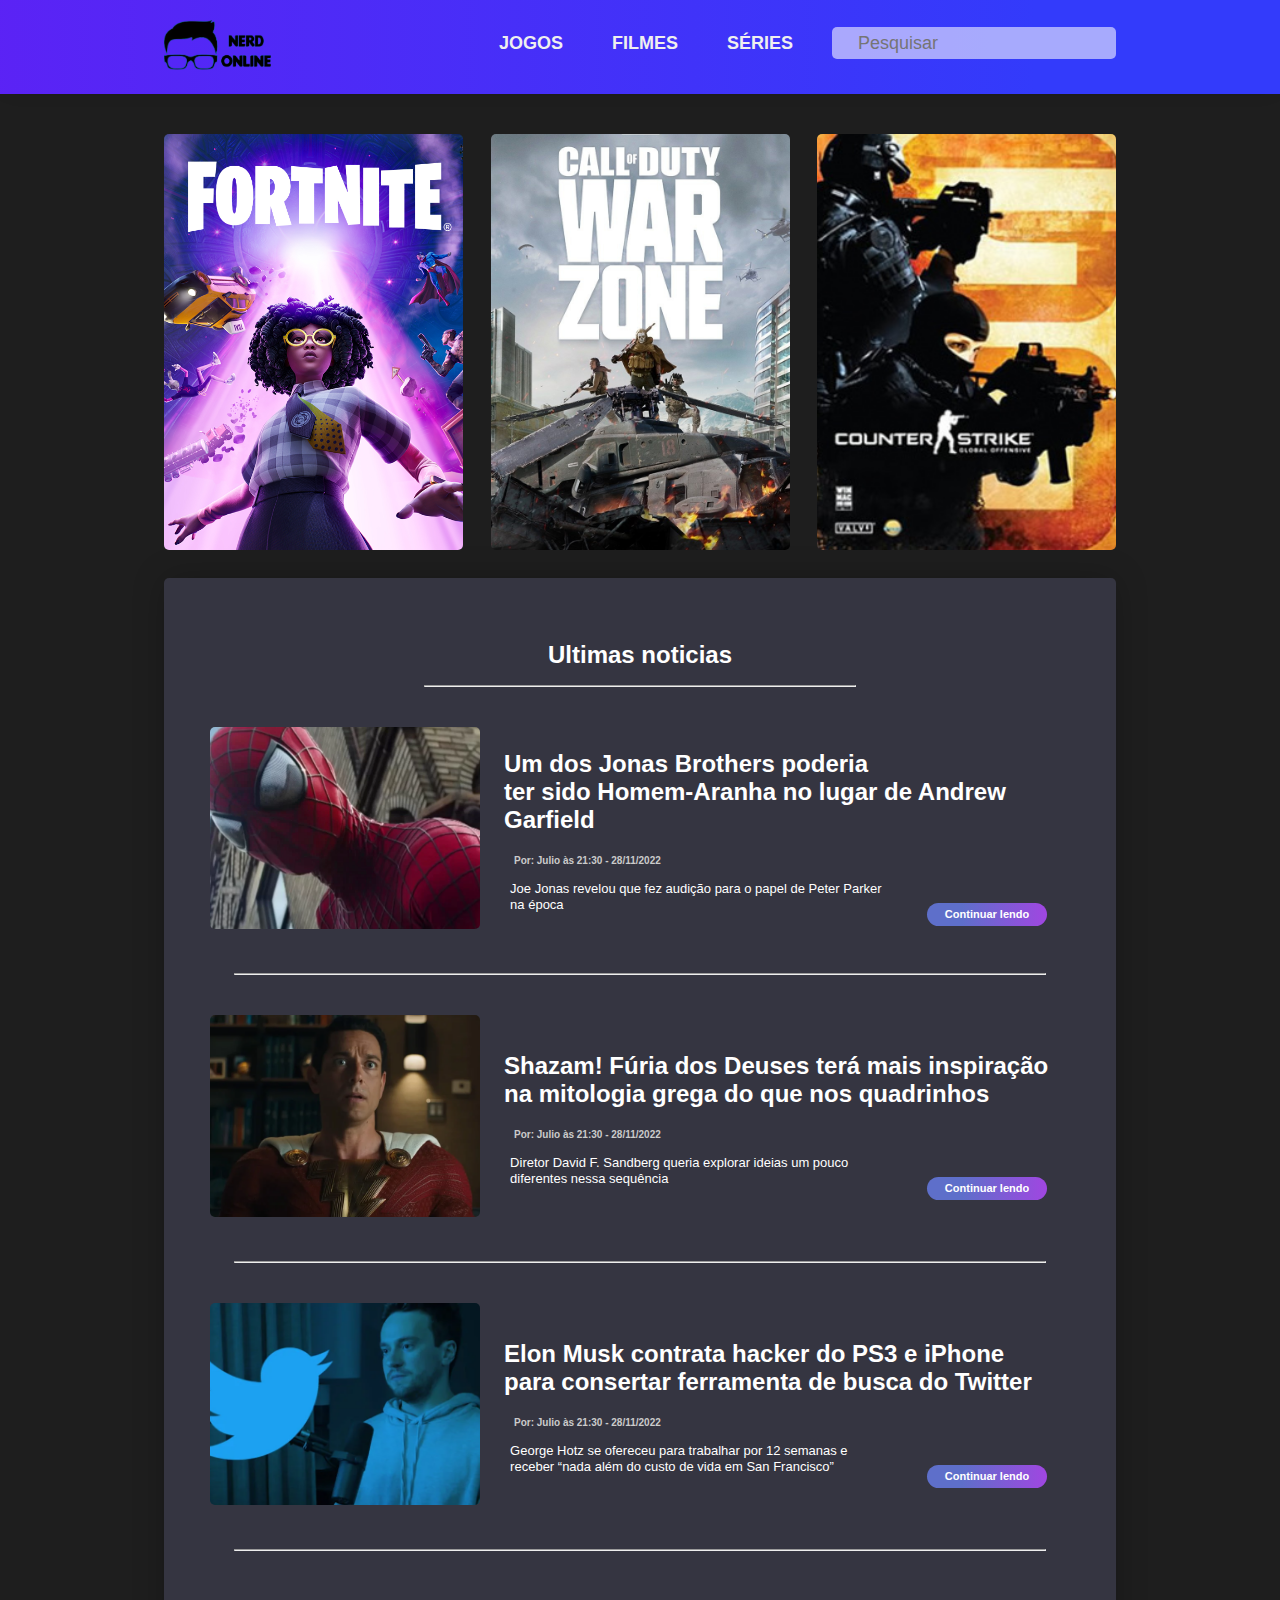
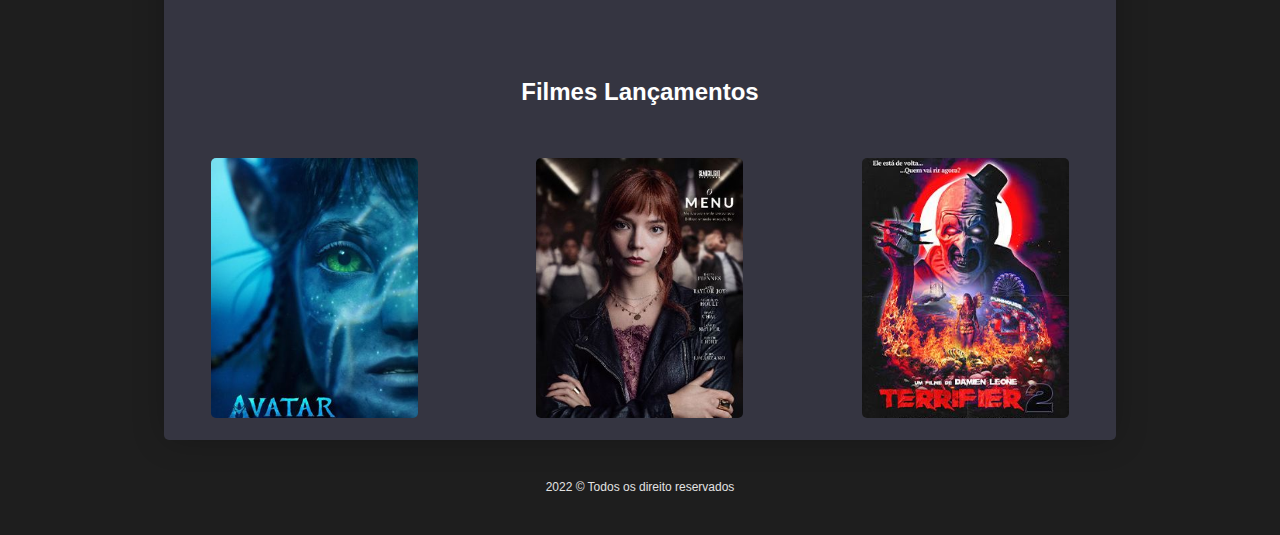
<file: index.html>
<!DOCTYPE html>
<html lang="pt-BR">
  <head>
    <meta charset="UTF-8">
    <meta http-equiv="X-UA-Compatible" content="IE=edge">
    <meta name="viewport" content="width=device-width, initial-scale=1.0">
    <title>Nerd Online</title>
    <link rel="stylesheet" href="assets/css/style.css">
    <link rel="shortcut icon" href="/assets/img/favicon.png" type="image/x-icon">
  </head>
  <body>

    <div class="nav-body">
      <div class="container justify-content-between mx-auto nav">
        <input type="checkbox" id="nav-check">
        <div class="nav-header">
          <a href="/">
            <img class="logo-nav" src="../assets/img/logo.png" alt="Logo" />
          </a>
        </div>
        <div class="nav-btn mt-1">
          <label for="nav-check">
            <span></span>
            <span></span>
            <span></span>
          </label>
        </div>
        
        <div class="nav-links">
          <a class="nav-link me-3" href="/Pages/games.html">Jogos</a>
          <a class="nav-link me-3" href="/Pages/movies.html">Filmes</a>
          <a class="nav-link me-3" href="/Pages/series.html">Séries</a>
          <input type="text" class="search" placeholder="Pesquisar">
        </div>
      </div>
    </div>

    <div class="container mx-auto mt-3">
      <div class="row W-100 justify-content-between">
        <div class="col-4">
          <img class="img-main" src="assets/img/fort.png" alt="fortnite">
        </div>
        <div class="col-4">
          <img class="img-main" src="assets/img/call.jpg" alt="warzone">
        </div>
        <div class="col-4">
          <img class="img-main" src="assets/img/cs.jpg" alt="cs">
        </div>
      </div>
    </div>

    <div class="container mx-auto bg-dark">
      <section class="p-container">
        <h1 class="news-title">
          Ultimas noticias
        </h1>
        <hr  class="w-50 mx-auto mb-3">
        <div class="row"> 
          <div class="col-4 row-mobile">
            <img class="img-not" src="/assets/img/NOTI1.png" alt="noticiaimg1">
          </div>
          <div class="col-8 my-auto">
            <div class="ps-2 my-auto">
              <h1 class="new-title">Um dos Jonas Brothers poderia</BR> ter sido Homem-Aranha no lugar de Andrew Garfield</h1> 
              
              <span class="new-info">
                Por: Julio às 21:30 - 28/11/2022  
              </span>
              <div class="row justify-content-around my-auto">
  
                <p class="new-description">
                  Joe Jonas revelou que fez audição para o papel de Peter Parker na época
                </p>
                <a class="btn-main" href="#">Continuar lendo</a>
              </div>
            </div>
          </div>
        </div>
        <hr class="my-3 mx-3">
        <div class="row"> 
          <div class="col-4 row-mobile">
            <img class="img-not" src="/assets/img/noti2.png" alt="noticiaimg2">
          </div>
          <div class="col-8 my-auto">
            <div class="ps-2 my-auto">
              <h1 class="new-title">Shazam! Fúria dos Deuses terá mais inspiração na mitologia grega do que nos quadrinhos</h1> 
              
              <span class="new-info">
                Por: Julio às 21:30 - 28/11/2022    
              </span>
              <div class="row justify-content-around my-auto">
  
                <p class="new-description">
                  Diretor David F. Sandberg queria explorar ideias um pouco diferentes nessa sequência
                </p>
                <a class="btn-main" href="#">Continuar lendo</a>
              </div>
            </div>
          </div>
        </div>
        <hr class="my-3 mx-3">
        <div class="row"> 
          <div class="col-4 row-mobile">
            <img class="img-not" src="/assets/img/noti3.png" alt="noticiaimg3">
          </div>
          <div class="col-8 my-auto">
            <div class="ps-2 my-auto">
              <h1 class="new-title">Elon Musk contrata hacker do PS3 e iPhone para consertar ferramenta de busca do Twitter</h1> 
              
              <span class="new-info">
                Por: Julio às 21:30 - 28/11/2022    
              </span>
              <div class="row justify-content-around my-auto">
  
                <p class="new-description">
                  George Hotz se ofereceu para trabalhar por 12 semanas e receber “nada além do custo de vida em San Francisco”
                </p>
                <a class="btn-main" href="#">Continuar lendo</a>
              </div>
            </div>
          </div>
        </div>
        <hr class="my-3 mx-3">
      </section>

      <section class="mt-3">
        <h1 class="news-title">
          Filmes Lançamentos
        </h1>
        <br> <br>
        <div class="row justify-content-around">
          <div class="cow-4 img-link">
            <a href="#">
              <img class="img-footer" src="/assets/img/avatar.jpg" alt="avatar">
              <span class="img-link-text ">
                Ver mais
              </span>
            </a>
          </div>
          <div class="cow-4 mx-3 img-link">
            <a href="#">
              <img class="img-footer" src="/assets/img/menu.jpg" alt="menu">
              <span class="img-link-text ">
                Ver mais
              </span>
            </a>
          </div>
          <div class="cow-4 img-link">
            <a href="#">
              <img class="img-footer" src="/assets/img/terrifier.jpg" alt="terrifier">
              <span class="img-link-text ">
                Ver mais
              </span>
            </a>
          </div>

        </div>
        <br>
      </section>

    </div>

   <div class="footer my-3">
    2022 &copy; Todos os direito reservados
   </div> 
  </body>
</html>
</file>
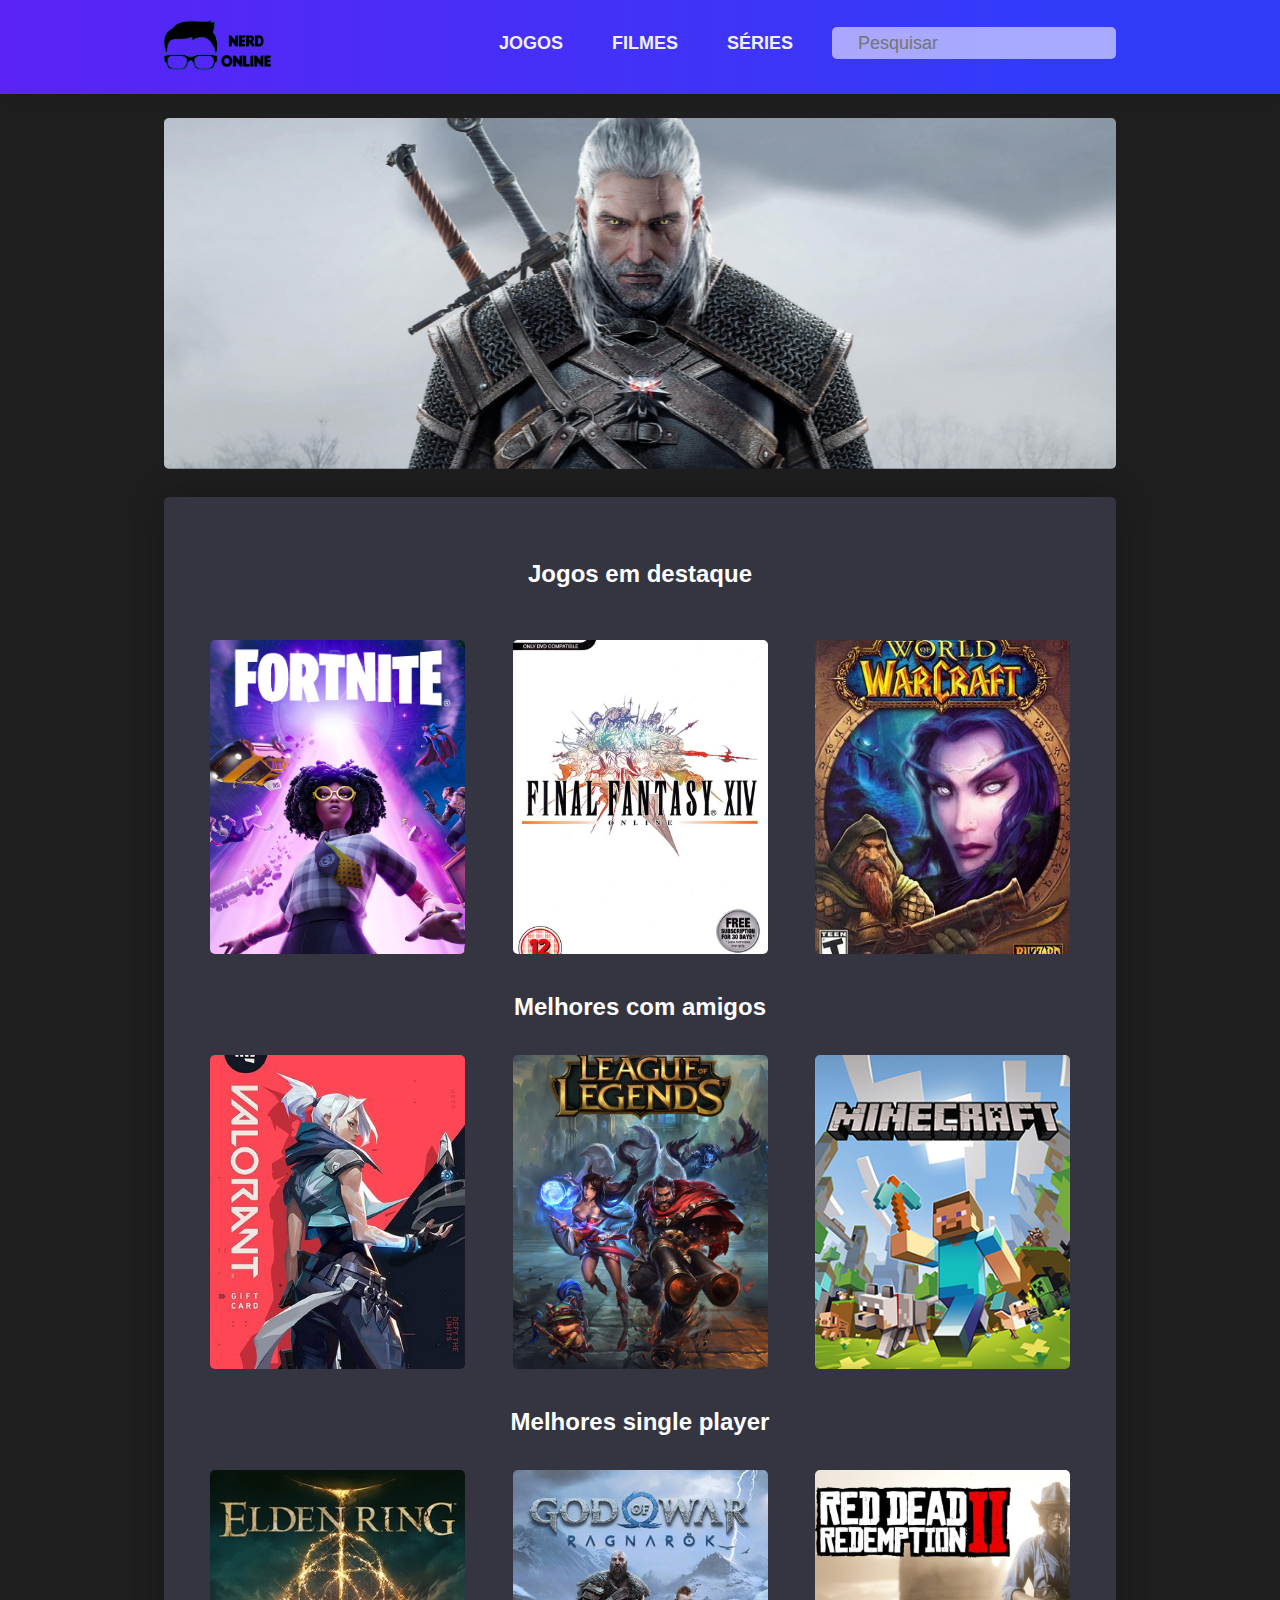
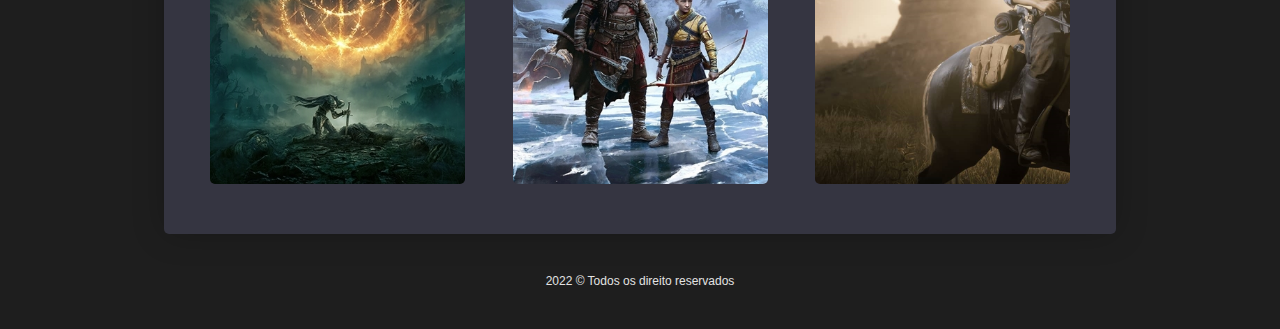
<file: Pages/games.html>
<!DOCTYPE html>
<html lang="pt-BR">

<head>
    <meta charset="UTF-8">
    <meta http-equiv="X-UA-Compatible" content="IE=edge">
    <meta name="viewport" content="width=device-width, initial-scale=1.0">
    <title>Games</title>
    <link rel="stylesheet" href="../assets/css/style.css">
    <link rel="shortcut icon" href="../assets/img/favicon.png" type="image/x-icon">
</head>

<body>
    <div class="nav-body">
      <div class="container justify-content-between mx-auto nav">
        <input type="checkbox" id="nav-check">
        <div class="nav-header">
          <a href="/">
            <img class="logo-nav" src="../assets/img/logo.png" alt="Logo" />
          </a>
        </div>
        <div class="nav-btn mt-1">
          <label for="nav-check">
            <span></span>
            <span></span>
            <span></span>
          </label>
        </div>
        
        <div class="nav-links">
          <a class="nav-link me-3" href="/Pages/games.html">Jogos</a>
          <a class="nav-link me-3" href="/Pages/movies.html">Filmes</a>
          <a class="nav-link me-3" href="/Pages/series.html">Séries</a>
          <input type="text" class="search" placeholder="Pesquisar">
        </div>
      </div>
    </div>
    <div class="container mx-auto justify-content-around mt-2">
        <img class="w-100" src="../assets/img/bannergames.png" alt="bannergames">
        <div class="container mx-auto bg-dark">
            <section class="p-container">

                <h1 class="news-title">
                    Jogos em destaque
                </h1>
                <br> <br>
                <div class="row mx-auto justify-content-between justify-content-center">
                    <div class="col-4 img-hover">
                        <a href="#">
                            <img class="img-game" src="../assets/img/fort.png" alt="imagemdojogo">
                            <span class="img-hover-text ">
                                Ver mais
                            </span>
                        </a>
                    </div>
                    <div class="col-4 img-hover my-2-mb">
                        <a href="#">
                            <img class="img-game" src="../assets/img/finalfantasia.jpg" alt="imagemdojogo">
                            <span class="img-hover-text ">
                                Ver mais
                            </span>
                        </a>
                    </div>
                    <div class="col-4 img-hover">
                        <a href="#">
                            <img class="img-game" src="../assets/img/world.jpg" alt="imagemdojogo">
                            <span class="img-hover-text ">
                                Ver mais
                            </span>
                        </a>
                    </div>
                </div>
                <br>
                <h1 class="news-title">
                    Melhores com amigos
                </h1>
                <br>
                <div class="row mx-auto justify-content-between justify-content-center">
                    <div class="col-4  img-hover">
                        <a href="#">
                            <img class="img-game" src="../assets/img/valorant.jpeg" alt="imagemdojogo">
                            <span class="img-hover-text ">
                                Ver mais
                            </span>
                        </a>
                    </div>
                    <div class="col-4 img-hover my-2-mb">
                        <a href="#">
                            <img class="img-game" src="../assets/img/league.jpg" alt="imagemdojogo">
                            <span class="img-hover-text ">
                                Ver mais
                            </span>
                        </a>
                    </div>
                    <div class="col-4 img-hover">
                        <a href="#">
                            <img class="img-game" src="../assets/img/minecraft.png" alt="imagemdojogo">
                            <span class="img-hover-text ">
                                Ver mais
                            </span>
                        </a>
                    </div>
                </div>
                <br>
                <h1 class="news-title">
                    Melhores single player
                </h1>
                <br>
                <div class="row justify-content-between justify-content-center">
                    <div class="col-4 img-hover">
                        <a href="#">
                            <img class="img-game" src="../assets/img/elder.jpg" alt="imagemdojogo">
                            <span class="img-hover-text ">
                                Ver mais
                            </span>
                        </a>
                    </div>
                    <div class="col-4 img-hover my-2-mb">
                        <a href="#">
                            <img class="img-game" src="../assets/img/godofwar.jpg" alt="imagemdojogo">
                            <span class="img-hover-text ">
                                Ver mais
                            </span>
                        </a>
                    </div>
                    <div class="col-4 img-hover">
                        <a href="#">
                            <img class="img-game" src="../assets/img/red.jpeg" alt="imagemdojogo">
                            <span class="img-hover-text ">
                                Ver mais
                            </span>
                        </a>
                    </div>
                </div>
            </section>
        </div>
        <div class="footer my-3">
            2022 &copy; Todos os direito reservados
        </div> 
</body>

</html>
</file>
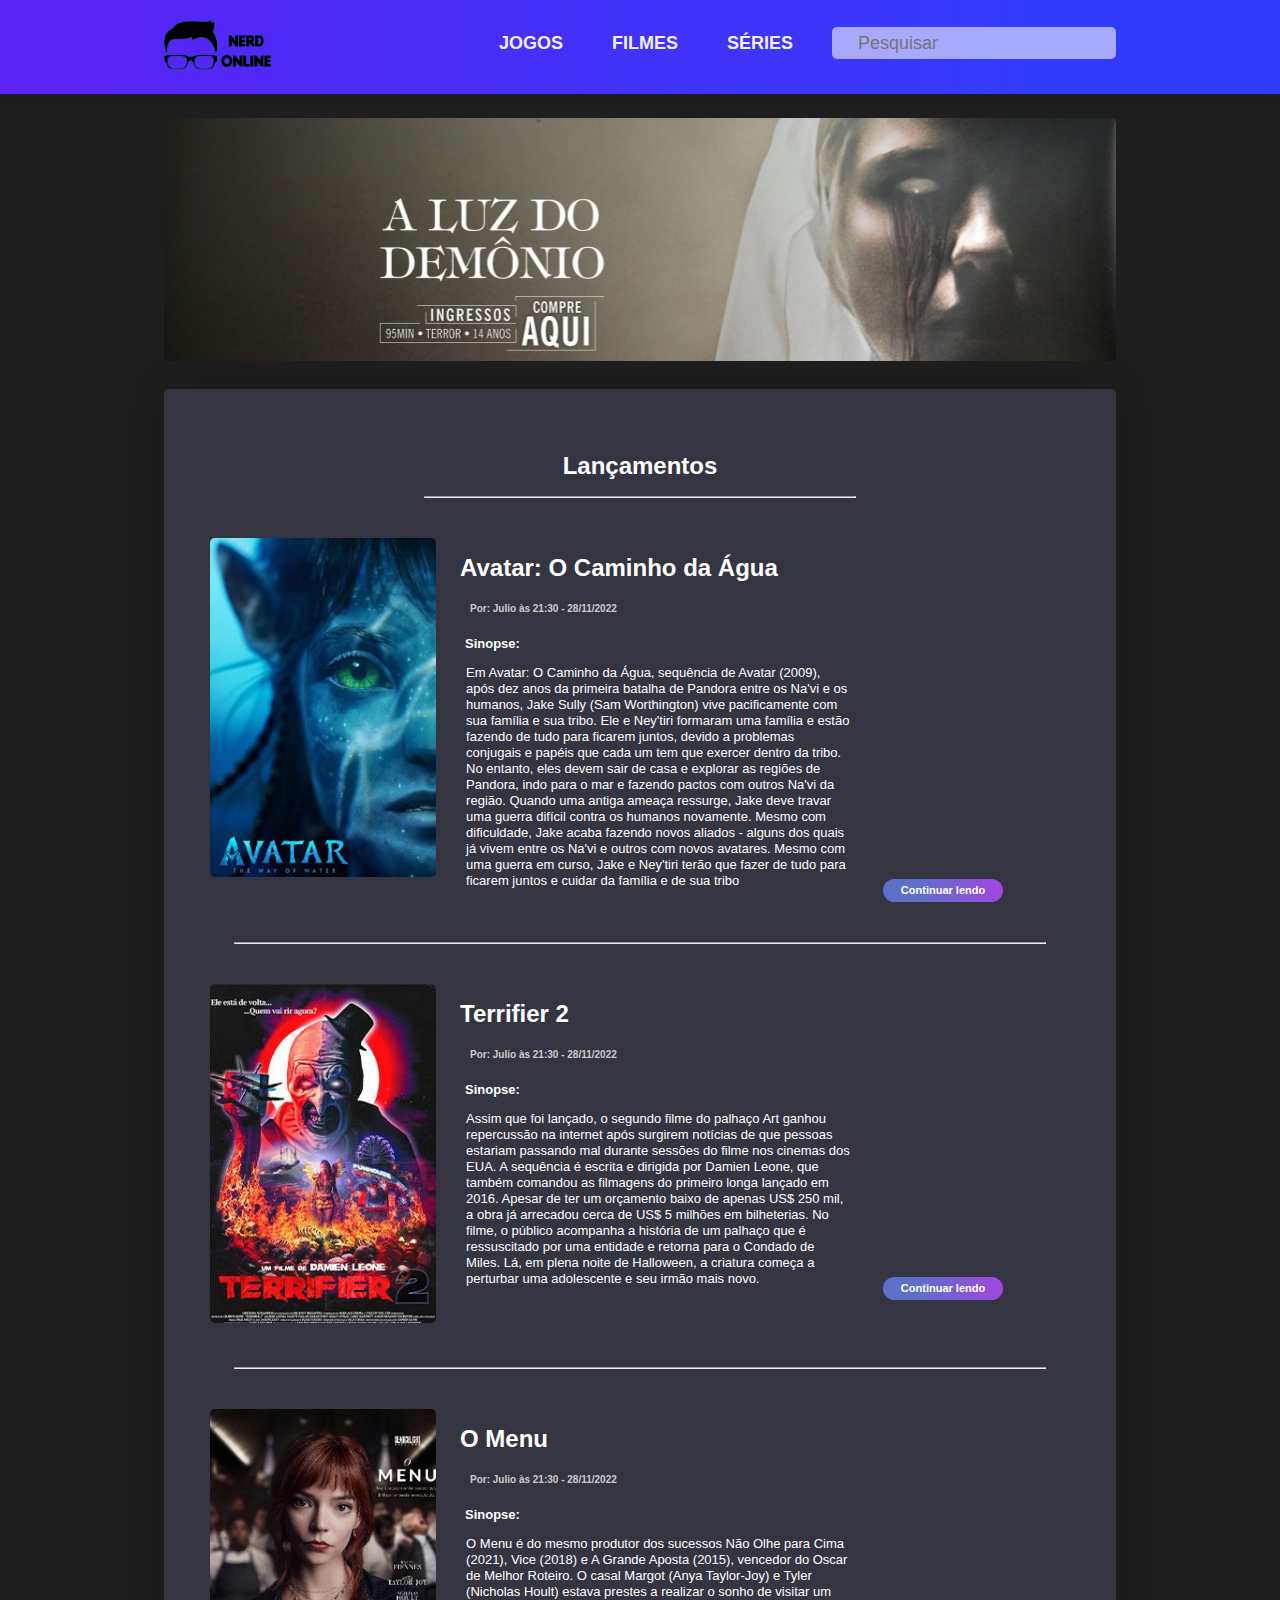
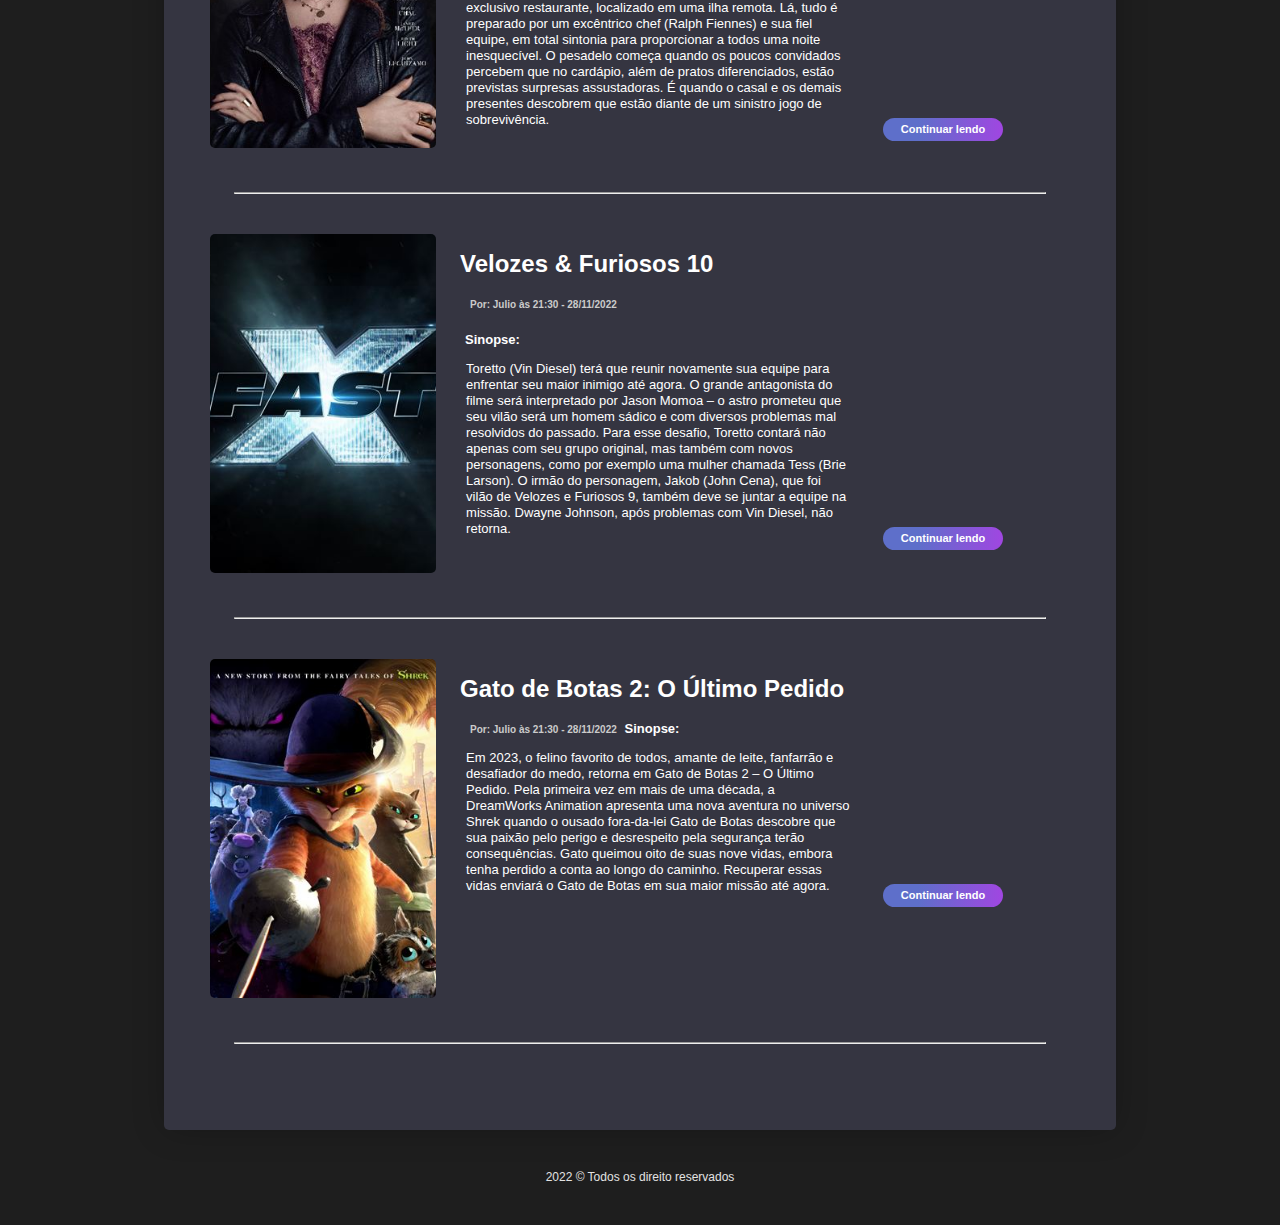
<file: Pages/movies.html>
<!DOCTYPE html>
<html lang="pt-BR">

<head>
    <meta charset="UTF-8">
    <meta http-equiv="X-UA-Compatible" content="IE=edge">
    <meta name="viewport" content="width=device-width, initial-scale=1.0">
    <title>Filmes</title>
    <link rel="stylesheet" href="../assets/css/style.css">
    <link rel="shortcut icon" href="../assets/img/favicon.png" type="image/x-icon">
</head>

<body>
    <div class="nav-body">
      <div class="container justify-content-between mx-auto nav">
        <input type="checkbox" id="nav-check">
        <div class="nav-header">
          <a href="/">
            <img class="logo-nav" src="../assets/img/logo.png" alt="Logo" />
          </a>
        </div>
        <div class="nav-btn mt-1">
          <label for="nav-check">
            <span></span>
            <span></span>
            <span></span>
          </label>
        </div>
        
        <div class="nav-links">
          <a class="nav-link me-3" href="/Pages/games.html">Jogos</a>
          <a class="nav-link me-3" href="/Pages/movies.html">Filmes</a>
          <a class="nav-link me-3" href="/Pages/series.html">Séries</a>
          <input type="text" class="search" placeholder="Pesquisar">
        </div>
      </div>
    </div>
    <div class="container mx-auto justify-content-around mt-2">
        <img class="w-100" src="../assets/img/bannermovies.png" alt="bannermovies">
        <div class="container mx-auto bg-dark">
            <section class="p-container">
                <h1 class="news-title">
                    Lançamentos
                </h1>
                <hr class="w-50 mx-auto mb-3">
                <div class="row movie-mobile">
                    <div class="col-4">
                        <img class="img-movie" src="/assets/img/avatar.jpg" alt="noticiaimg">
                    </div>
                    <div class="col-8">
                        <div class="ps-2">
                            <h1 class="new-title">Avatar: O Caminho da Água</h1>

                            <span class="new-info">
                                Por: Julio às 21:30 - 28/11/2022  
                            </span>
                            <br><br>
                            <span class="movie-sub ">Sinopse:</span>
                            <div class="row justify-content-around my-auto movie-description-block">
                                <p class="new-description">
                                    Em Avatar: O Caminho da Água, sequência de Avatar (2009), após dez anos da primeira batalha de Pandora entre os Na'vi e os humanos, Jake Sully (Sam Worthington) vive pacificamente com sua família e sua tribo. Ele e Ney'tiri formaram uma família e estão fazendo de tudo para ficarem juntos, devido a problemas conjugais e papéis que cada um tem que exercer dentro da tribo. No entanto, eles devem sair de casa e explorar as regiões de Pandora, indo para o mar e fazendo pactos com outros Na'vi da região. Quando uma antiga ameaça ressurge, Jake deve travar uma guerra difícil contra os humanos novamente. Mesmo com dificuldade, Jake acaba fazendo novos aliados - alguns dos quais já vivem entre os Na'vi e outros com novos avatares. Mesmo com uma guerra em curso, Jake e Ney'tiri terão que fazer de tudo para ficarem juntos e cuidar da família e de sua tribo
                                </p>
                                <a class="btn-main" href="#">Continuar lendo</a>
                            </div>
                        </div>
                    </div>
                </div>
                <hr class="my-3 mx-3">
                <div class="row movie-mobile">
                    <div class="col-4">
                        <img class="img-movie" src="/assets/img/terrifier.jpg" alt="noticiaimg">
                    </div>
                    <div class="col-8">
                        <div class="ps-2">
                            <h1 class="new-title">Terrifier 2</h1>

                            <span class="new-info">
                                Por: Julio às 21:30 - 28/11/2022  
                            </span> <br><br>
                            <span class="movie-sub ">Sinopse:</span>
                            <div class="row justify-content-around my-auto movie-description-block">
                                <p class="new-description">
                                    Assim que foi lançado, o segundo filme do palhaço Art ganhou repercussão na internet após surgirem notícias de que pessoas estariam passando mal durante sessões do filme nos cinemas dos EUA. A sequência é escrita e dirigida por Damien Leone, que também comandou as filmagens do primeiro longa lançado em 2016. Apesar de ter um orçamento baixo de apenas US$ 250 mil, a obra já arrecadou cerca de US$ 5 milhões em bilheterias.

                                    No filme, o público acompanha a história de um palhaço que é ressuscitado por uma entidade e retorna para o Condado de Miles. Lá, em plena noite de Halloween, a criatura começa a perturbar uma adolescente e seu irmão mais novo.
                                </p>
                                <a class="btn-main" href="#">Continuar lendo</a>
                            </div>
                        </div>
                    </div>
                </div>
                <hr class="my-3 mx-3">
                <div class="row movie-mobile">
                    <div class="col-4">
                        <img class="img-movie" src="/assets/img/menu.jpg" alt="noticiaimg">
                    </div>
                    <div class="col-8">
                        <div class="ps-2">
                            <h1 class="new-title">O Menu</h1>

                            <span class="new-info">
                                Por: Julio às 21:30 - 28/11/2022  
                            </span> <br><br>
                            <span class="movie-sub ">Sinopse:</span>
                            <div class="row justify-content-around my-auto movie-description-block">

                                <p class="new-description">
                                    O Menu é do mesmo produtor dos sucessos Não Olhe para Cima (2021), Vice (2018) e A Grande Aposta (2015), vencedor do Oscar de Melhor Roteiro. O casal Margot (Anya Taylor-Joy) e Tyler (Nicholas Hoult) estava prestes a realizar o sonho de visitar um exclusivo restaurante, localizado em uma ilha remota. Lá, tudo é preparado por um excêntrico chef (Ralph Fiennes) e sua fiel equipe, em total sintonia para proporcionar a todos uma noite inesquecível. O pesadelo começa quando os poucos convidados percebem que no cardápio, além de pratos diferenciados, estão previstas surpresas assustadoras. É quando o casal e os demais presentes descobrem que estão diante de um sinistro jogo de sobrevivência.
                                </p>
                                <a class="btn-main" href="#">Continuar lendo</a>
                            </div>
                        </div>
                    </div>
                </div>
                <hr class="my-3 mx-3">
                <div class="row movie-mobile">
                    <div class="col-4">
                        <img class="img-movie" src="/assets/img/fast.jpg" alt="noticiaimg">
                    </div>
                    <div class="col-8">
                        <div class="ps-2">
                            <h1 class="new-title">Velozes & Furiosos 10</h1>

                            <span class="new-info">
                                Por: Julio às 21:30 - 28/11/2022  
                            </span> <br><br>
                            <span class="movie-sub ">Sinopse:</span>
                            <div class="row justify-content-around my-auto movie-description-block">
                                <p class="new-description">
                                    Toretto (Vin Diesel) terá que reunir novamente sua equipe para enfrentar seu maior inimigo até agora. O grande antagonista do filme será interpretado por Jason Momoa – o astro prometeu que seu vilão será um homem sádico e com diversos problemas mal resolvidos do passado.

                                    Para esse desafio, Toretto contará não apenas com seu grupo original, mas também com novos personagens, como por exemplo uma mulher chamada Tess (Brie Larson). O irmão do personagem, Jakob (John Cena), que foi vilão de Velozes e Furiosos 9, também deve se juntar a equipe na missão. Dwayne Johnson, após problemas com Vin Diesel, não retorna.
                                </p>
                                <a class="btn-main" href="#">Continuar lendo</a>
                            </div>
                        </div>
                    </div>
                </div>
                <hr class="my-3 mx-3">
                <div class="row movie-mobile">
                    <div class="col-4">
                        <img class="movie-img" src="/assets/img/cat.jpg" alt="noticiaimg">
                    </div>
                    <div class="col-8">
                        <div class="ps-2">
                            <h1 class="new-title">Gato de Botas 2: O Último Pedido</h1>

                            <span class="new-info">
                                Por: Julio às 21:30 - 28/11/2022  
                            </span>
                            <span class="movie-sub ">Sinopse:</span>
                            <div class="row justify-content-around my-auto movie-description-block">
                                <p class="new-description">
                                    Em 2023, o felino favorito de todos, amante de leite, fanfarrão e desafiador do medo, retorna em Gato de Botas 2 – O Último Pedido.

                                    Pela primeira vez em mais de uma década, a DreamWorks Animation apresenta uma nova aventura no universo Shrek quando o ousado fora-da-lei Gato de Botas descobre que sua paixão pelo perigo e desrespeito pela segurança terão consequências. Gato queimou oito de suas nove vidas, embora tenha perdido a conta ao longo do caminho. Recuperar essas vidas enviará o Gato de Botas em sua maior missão até agora.
                                </p>
                                <a class="btn-main" href="#">Continuar lendo</a>
                            </div>
                        </div>
                    </div>
                </div>
                <hr class="my-3 mx-3">
            </section>


        </div>
    </div>
    <div class="footer my-3">
        2022 &copy; Todos os direito reservados
    </div> 

</body>

</html>
</file>
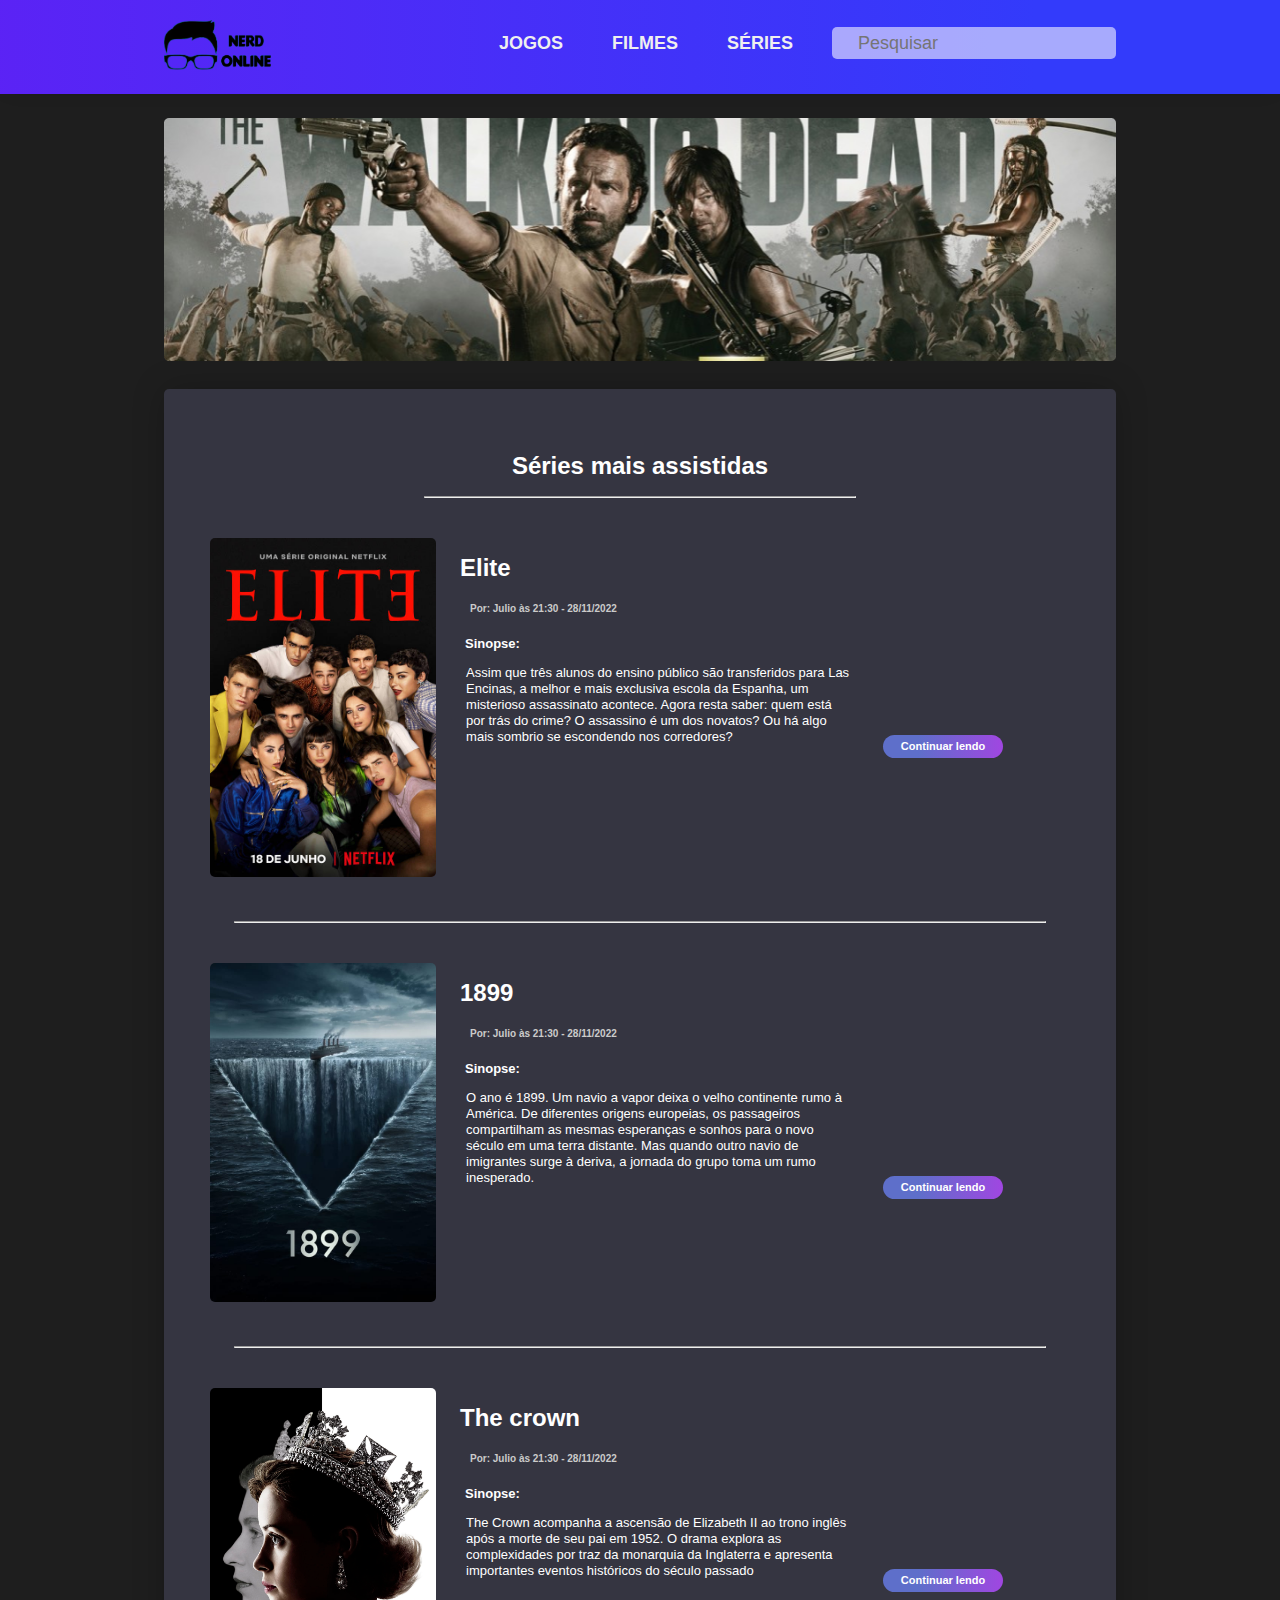
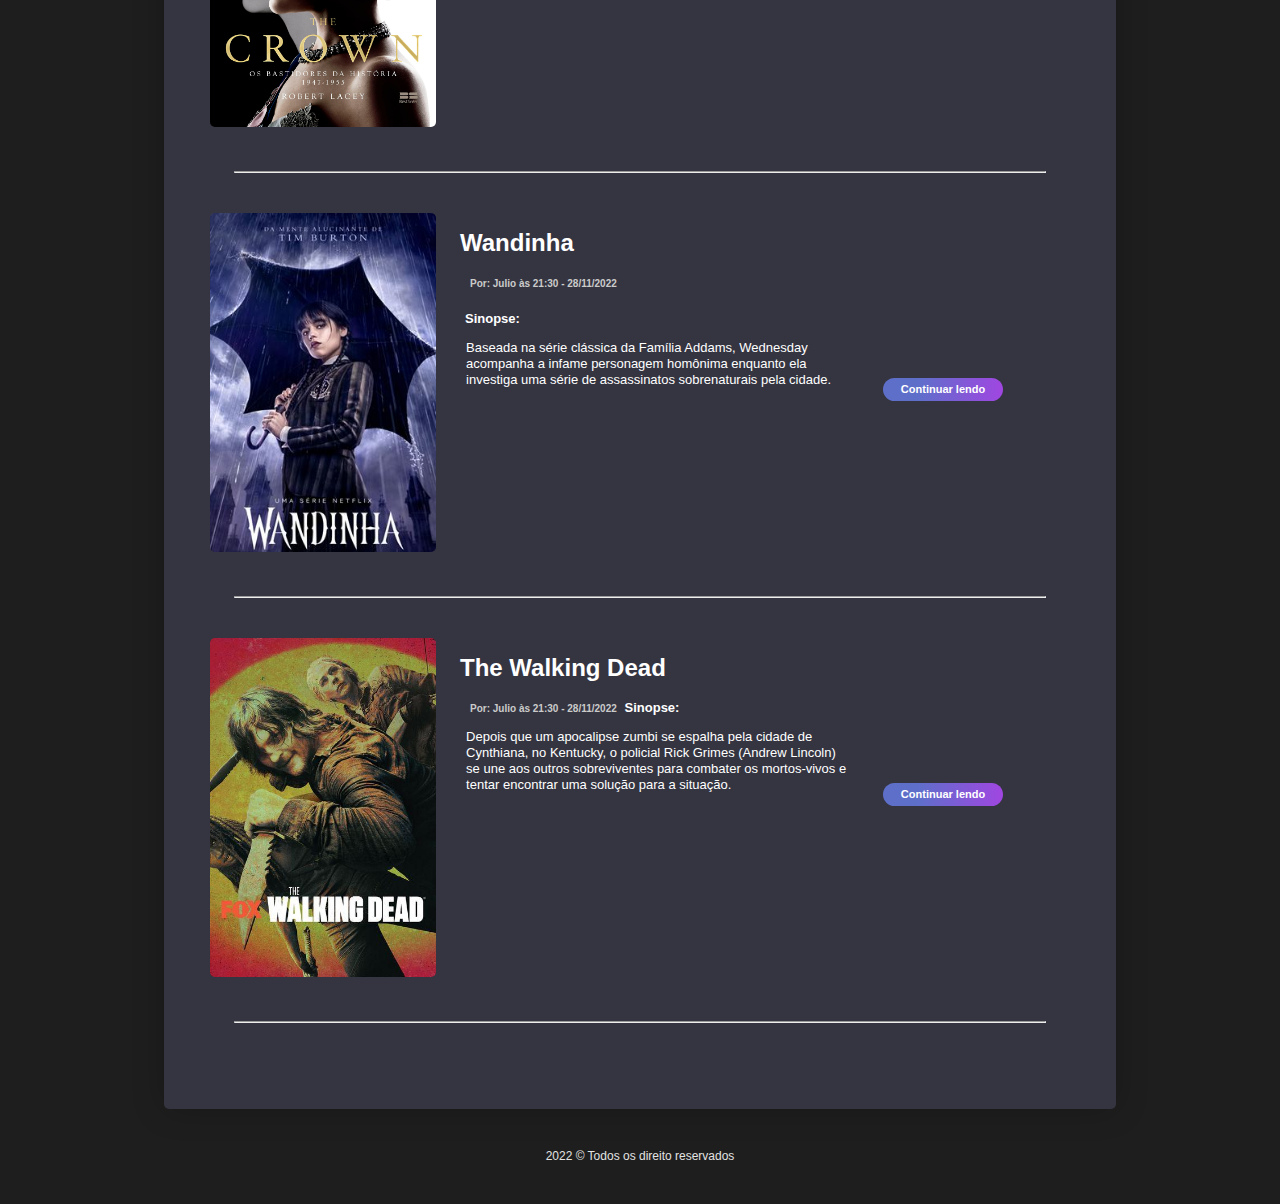
<file: Pages/series.html>
<!DOCTYPE html>
<html lang="pt-BR">

<head>
    <meta charset="UTF-8">
    <meta http-equiv="X-UA-Compatible" content="IE=edge">
    <meta name="viewport" content="width=device-width, initial-scale=1.0">
    <title>Séries</title>
    <link rel="stylesheet" href="../assets/css/style.css">
    <link rel="shortcut icon" href="../assets/img/favicon.png" type="image/x-icon">
</head>

<body>
    <div class="nav-body">
      <div class="container justify-content-between mx-auto nav">
        <input type="checkbox" id="nav-check">
        <div class="nav-header">
          <a href="/">
            <img class="logo-nav" src="../assets/img/logo.png" alt="Logo" />
          </a>
        </div>
        <div class="nav-btn mt-1">
          <label for="nav-check">
            <span></span>
            <span></span>
            <span></span>
          </label>
        </div>
        
        <div class="nav-links">
          <a class="nav-link me-3" href="/Pages/games.html">Jogos</a>
          <a class="nav-link me-3" href="/Pages/movies.html">Filmes</a>
          <a class="nav-link me-3" href="/Pages/series.html">Séries</a>
          <input type="text" class="search" placeholder="Pesquisar">
        </div>
      </div>
    </div>
    <div class="container mx-auto justify-content-around mt-2">
        <img class="w-100" src="../assets/img/bannertwd.png" alt="bannermovies">
        <div class="container mx-auto bg-dark">
            <section class="p-container">
                <h1 class="news-title">
                    Séries mais assistidas
                </h1>
                <hr class="w-50 mx-auto mb-3">
                <div class="row serie-mobile">
                    <div class="col-4">
                        <img class="img-movie" src="/assets/img/elite.jpg" alt="elite">
                    </div>
                    <div class="col-8">
                        <div class="ps-2">
                            <h1 class="new-title">Elite</h1>

                            <span class="new-info">
                                Por: Julio às 21:30 - 28/11/2022  
                            </span>
                            <br><br>
                            <span class="movie-sub ">Sinopse:</span>
                            <div class="row justify-content-around my-auto serie-description-block">
                                <p class="new-description">
                                    Assim que três alunos do ensino público são transferidos para Las Encinas, a melhor e mais exclusiva escola da Espanha, um misterioso assassinato acontece. Agora resta saber: quem está por trás do crime? O assassino é um dos novatos? Ou há algo mais sombrio se escondendo nos corredores?
                                </p>
                                <a class="btn-main" href="#">Continuar lendo</a>
                            </div>
                        </div>
                    </div>
                </div>
                <hr class="my-3 mx-3">
                <div class="row serie-mobile">
                    <div class="col-4">
                        <img class="img-movie" src="/assets/img/1899.jpg" alt="noticiaimg">
                    </div>
                    <div class="col-8">
                        <div class="ps-2">
                            <h1 class="new-title"> 1899</h1>

                            <span class="new-info">
                                Por: Julio às 21:30 - 28/11/2022  
                            </span> <br><br>
                            <span class="movie-sub ">Sinopse:</span>
                            <div class="row justify-content-around my-auto serie-description-block">
                                <p class="new-description">
                                    O ano é 1899. Um navio a vapor deixa o velho continente rumo à América. De diferentes origens europeias, os passageiros compartilham as mesmas esperanças e sonhos para o novo século em uma terra distante. Mas quando outro navio de imigrantes surge à deriva, a jornada do grupo toma um rumo inesperado.
                                </p>
                                <a class="btn-main" href="#">Continuar lendo</a>
                            </div>
                        </div>
                    </div>
                </div>
                <hr class="my-3 mx-3">
                <div class="row serie-mobile">
                    <div class="col-4">
                        <img class="img-movie" src="/assets/img/crown.jpg" alt="noticiaimg">
                    </div>
                    <div class="col-8">
                        <div class="ps-2">
                            <h1 class="new-title">The crown</h1>

                            <span class="new-info">
                                Por: Julio às 21:30 - 28/11/2022  
                            </span> <br><br>
                            <span class="movie-sub ">Sinopse:</span>
                            <div class="row justify-content-around my-auto serie-description-block">

                                <p class="new-description">
                                    The Crown acompanha a ascensão de Elizabeth II ao trono inglês após a morte de seu pai em 1952. O drama explora as complexidades por traz da monarquia da Inglaterra e apresenta importantes eventos históricos do século passado
                                </p>
                                <a class="btn-main" href="#">Continuar lendo</a>
                            </div>
                        </div>
                    </div>
                </div>
                <hr class="my-3 mx-3">
                <div class="row serie-mobile">
                    <div class="col-4">
                        <img class="img-movie" src="/assets/img/wandinha.jpg" alt="noticiaimg">
                    </div>
                    <div class="col-8">
                        <div class="ps-2">
                            <h1 class="new-title">Wandinha</h1>

                            <span class="new-info">
                                Por: Julio às 21:30 - 28/11/2022  
                            </span> <br><br>
                            <span class="movie-sub ">Sinopse:</span>
                            <div class="row justify-content-around my-auto serie-description-block">
                                <p class="new-description">
                                    Baseada na série clássica da Família Addams, Wednesday acompanha a infame personagem homônima enquanto ela investiga uma série de assassinatos sobrenaturais pela cidade.
                                </p>
                                <a class="btn-main" href="#">Continuar lendo</a>
                            </div>
                        </div>
                    </div>
                </div>
                <hr class="my-3 mx-3">
                <div class="row serie-mobile">
                    <div class="col-4">
                        <img class="movie-img" src="/assets/img/wkd.jpg" alt="noticiaimg">
                    </div>
                    <div class="col-8">
                        <div class="ps-2">
                            <h1 class="new-title">The Walking Dead </h1>

                            <span class="new-info">
                                Por: Julio às 21:30 - 28/11/2022  
                            </span>
                            <span class="movie-sub ">Sinopse:</span>
                            <div class="row justify-content-around my-auto serie-description-block">
                                <p class="new-description">
                                    Depois que um apocalipse zumbi se espalha pela cidade de Cynthiana, no Kentucky, o policial Rick Grimes (Andrew Lincoln) se une aos outros sobreviventes para combater os mortos-vivos e tentar encontrar uma solução para a situação.
                                </p>
                                <a class="btn-main" href="#">Continuar lendo</a>
                            </div>
                        </div>
                    </div>
                </div>
                <hr class="my-3 mx-3">
            </section>


        </div>
    </div>

    <div class="footer my-3">
        2022 &copy; Todos os direito reservados
    </div> 
</body>

</html>
</file>
<file: assets/css/style.css>
body {
  margin: 0;
  padding: 0;
  font-family: 'Lato', sans-serif;
  font-family: 'Nunito Sans', sans-serif;
  background: #1E1E1E;
}

.container {
  width: 410px;
}

.mx-auto {
  margin-left: auto!important;
  margin-right: auto!important;
}

.my-auto {
  margin-top: auto!important;
  margin-bottom: auto!important;
}

.logo-nav {
  height: 50px;
}

.nav-body {
  background: linear-gradient(270.02deg, #333BFB 19.17%, rgba(140, 6, 245, 0.97) 193.15%);
  box-shadow: 0px 1px 18px -9px rgba(0, 0, 0, 0.25);
}

.nav {
  list-style: none;
  display: flex;
  width: 100%;
  padding: 20px 0;
  color: #fff;
  font-size: 16px;
  text-transform: uppercase;
  font-weight: 700;
  text-align: center;
  margin-top: 0;
  justify-content: center;
}

.nav > .nav-header {
  display: inline;
}

.nav > .nav-header > .nav-title {
  display: inline-block;
  font-size: 22px;
  color: #fff;
  padding: 10px 10px 10px 10px;
}

.nav > .nav-btn {
  display: none;
}

.nav > .nav-links {
  display: inline;
  float: right;
  font-size: 18px;
}

.nav > .nav-links > a {
  display: inline-block;
  padding: 13px 10px 13px 10px;
  text-decoration: none;
  color: #efefef;
}

.nav > .nav-links > a:hover {
  background-color: rgba(0, 0, 0, 0.3);
}

.nav > #nav-check {
  display: none;
}

@media (max-width:1024px) {
  .nav {
    display: inline-block;
  }
  .nav > .nav-btn {
    display: inline-block;
    position: absolute;
    right: 0px;
    top: 0px;
  }
  .nav > .nav-btn > label {
    display: inline-block;
    width: 50px;
    height: 50px;
    padding: 13px;
  }

  .nav > .nav-btn > label > span {
    display: block;
    width: 25px;
    height: 10px;
    border-top: 2px solid #eee;
  }
  .nav > .nav-links {
    position: absolute;
    display: block;
    width: 100%;
    background: linear-gradient(270.02deg, #333BFB 19.17%, rgba(140, 6, 245, 0.97) 193.15%);
    height: 0px;
    transition: all 0.3s ease-in;
    overflow-y: hidden;
    top: 93px;
    left: 0px;
  }
  .nav > .nav-links > a {
    display: block;
    width: 100%;
    color: #fff;
  text-decoration: none;
  }
  .nav > #nav-check:not(:checked) ~ .nav-links {
    height: 0px;
  }
  .nav > #nav-check:checked ~ .nav-links {
    height: calc(100vh - 50px);
    overflow-y: auto;
  }
}

.nav-link:hover {
  filter: drop-shadow(#000 1px 1px);
  text-decoration: none;
}

.navigation ul li {
  display:inline-block;
  vertical-align: middle;
}

.me-3 {
  margin-right: 1.5rem;
}

.ms-3 {
  margin-left: 1.5rem;
}

.mx-3 {
  margin-right: 1.5rem;
  margin-left: 1.5rem;
}

.my-3 {
  margin-top: 2.5rem!important;
  margin-bottom: 2.5rem!important;
  
}

.mb-1 {
  margin-bottom: 1rem;
}

.mt-1 {
  margin-top: 1rem;
}

.mb-2 {
  margin-bottom: 1.5rem;
}

.mt-2 {
  margin-top: 1.5rem;
}

.mb-3 {
  margin-bottom: 2.5rem;
}

.mt-3 {
  margin-top: 2.5rem;
}

.ps-2 {
  padding-left: 1.5rem;
}

.pe-2 {
  padding-right: 1.5rem;
}

.search {
  background: rgba(255, 255, 255, 0.57);
  border-radius: 5px;
  border: none;
  padding: 6px 26px;
  font-weight: 400;
  font-size: 18px;
  line-height: 20px;
}

.row {
  display: flex;
  flex-wrap: wrap;
}

.bg-dark {
  background-color: #353541;
  border-radius: 5px;
  box-shadow: 0px 0px 33px -2px rgba(0, 0, 0, 0.25);
  margin-top: 1.5rem;

}

.p-container {
  padding: 46px;
}

.justify-content-around {
  justify-content: space-around;
}

.justify-content-between {
  justify-content: space-between;
}

.news-title {
  font-style: normal;
  font-weight: 700;
  font-size: 24px;
  line-height: 29px;
  color: #FFFFFF;
  text-align: center;
}

.new-title {
  font-style: normal;
  font-weight: 700;
  font-size: 20px;
  color: #FFFFFF;
}

.new-info {
  font-style: normal;
  font-weight: 700;
  font-size: 10px;
  line-height: 12px;
  color: #CBCBCB;
  margin-left: 10px;
}

.new-description {
  font-style: normal;
  font-weight: 400;
  font-size: 13px;
  line-height: 16px;
  color: #FFFFFF;
  width: 70%;

}

.btn-main {
  background: linear-gradient(90deg, #5E6FCA 29.17%, #E81AFA 176.79%);
  border-radius: 50px;
  font-style: normal;
  font-weight: 700;
  font-size: 11px;
  line-height: 13px;
  text-align: center;
  color: #FFFFFF;
  padding: 5px 18px;
  height: 13px;
  margin-top: auto;
  margin-left: 20px;
  text-decoration: none;
}

hr {
  height: 0px;
  background-color: #626262;
}

.w-50 {
  width: 50%;
}

.img-link {
  border-radius: 5px;
  position: relative;
  
}

.img-link:hover img {
  filter: blur(2.5px);
}

.img-link-text {
  opacity: 0;
  background: rgba(83, 83, 83, 0.79);
  border-radius: 50px;
  text-align: center;
  font-style: normal;
  font-weight: 700;
  font-size: 16px;
  line-height: 19px; 
  padding: 12px 20px;
  color: #FFFFFF;
  position: absolute;
  width: 69px;
  top: 46%;
  left: 32%;
}

.img-link:hover .img-link-text {
  opacity: 1;
}

.img-hover {
  border-radius: 5px;
  position: relative;
  
}

.img-hover:hover img {
  filter: blur(2.5px);
}

.img-hover-text {
  opacity: 0;
  background: rgba(83, 83, 83, 0.79);
  border-radius: 50px;
  text-align: center;
  font-style: normal;
  font-weight: 700;
  font-size: 16px;
  line-height: 19px; 
  padding: 12px 20px;
  color: #FFFFFF;
  position: absolute;
  width: 69px;
  top: 40%;
  left: 28%;

}

.img-hover:hover .img-hover-text {
  opacity: 1;
}

.text-center {
  text-align: center;
}

.w-100 {
  width: 100%;
}

.movie-img {
  width: 226px;
  height: 339px;
  object-fit: cover;
  border-radius: 5px;
}

.movie-sub {
  font-style: normal;
  font-weight: 700;
  font-size: 13px;
  line-height: 16px;
  color: #FFFFFF;
  padding-left: 5px;
}

.img-game {
  width: 255px;
  height: 314px;
  object-fit: cover;
  border-radius: 5px;
}

.img-movie {
  width: 226px;
  height: 339px;
  object-fit: cover;
  border-radius: 5px;
}

.img-main {
  width: 125px;
  height: 200px;
  object-fit: cover;
  border-radius: 5px;
}

.img-not {
  width: 100%;
  height: 250px;  
  object-fit: cover;
  border-radius: 5px;
}

.img-footer {
  width: 293px;
  height: 398px;
  object-fit: cover;
  border-radius: 5px;
}

.footer {
  font-style: normal;
  font-weight: 400;
  font-size: 12px;
  line-height: 15px;
  text-align: center;
  color: #E3E3E3;
}

@media (min-width: 1024px){
  .container {
    width: 952px;
  }

  .img-main {
    width: 299px;
    height: 416px;
  }

  .col-4 {
    max-width: 33.333333%;
  }

  .col-8 {
    max-width: 66.666667%;
  }

  .img-not {
    width: 270px;
    height: 202px;
  }

  .new-title {
    font-size: 24px;
  }

  .img-footer {
    width: 207px;
    height: 260px;
  }

  .img-link-text {
    width: 69px;
    top: 40%;
    left: 23%;
  }
}

@media (max-width: 1023px){
  .row-mobile {
    display: block;
    width: 100%;
  }

  .new-title {
    text-align: center;
  }

  .new-info {
    font-size: 12px;
    text-align: center;
    width: 100%;
    display: block;
  }

  .justify-content-center {
    justify-content: center;
  }

  .my-2-mb {
    margin-top: 1.5rem;
    margin-bottom: 1.5rem;
  }

  .movie-description-block {
    width: 100%;
    display: block;
  }

  .new-description {
    width: 100%;
    text-align: justify;
  }

  .movie-description-block .btn-main {
    display: block;
    margin-left: 0;
  }

  .movie-mobile {
    display: block;
    width: 100%;
    text-align: center;
  }

  .container-movie hr {
    margin-left: 0;
    margin-right: 0;
  }

  .movie-mobile .ps-2 {
    padding-left: 0;
  }

  .serie-description-block {
    width: 100%;
    display: block;
  }

  .serie-description-block .btn-main {
    display: block;
    margin-left: 0;
  }

  .serie-mobile {
    display: block;
    width: 100%;
    text-align: center;
  }

  .serie-mobile .ps-2 {
    padding-left: 0;
  }
}
</file>
